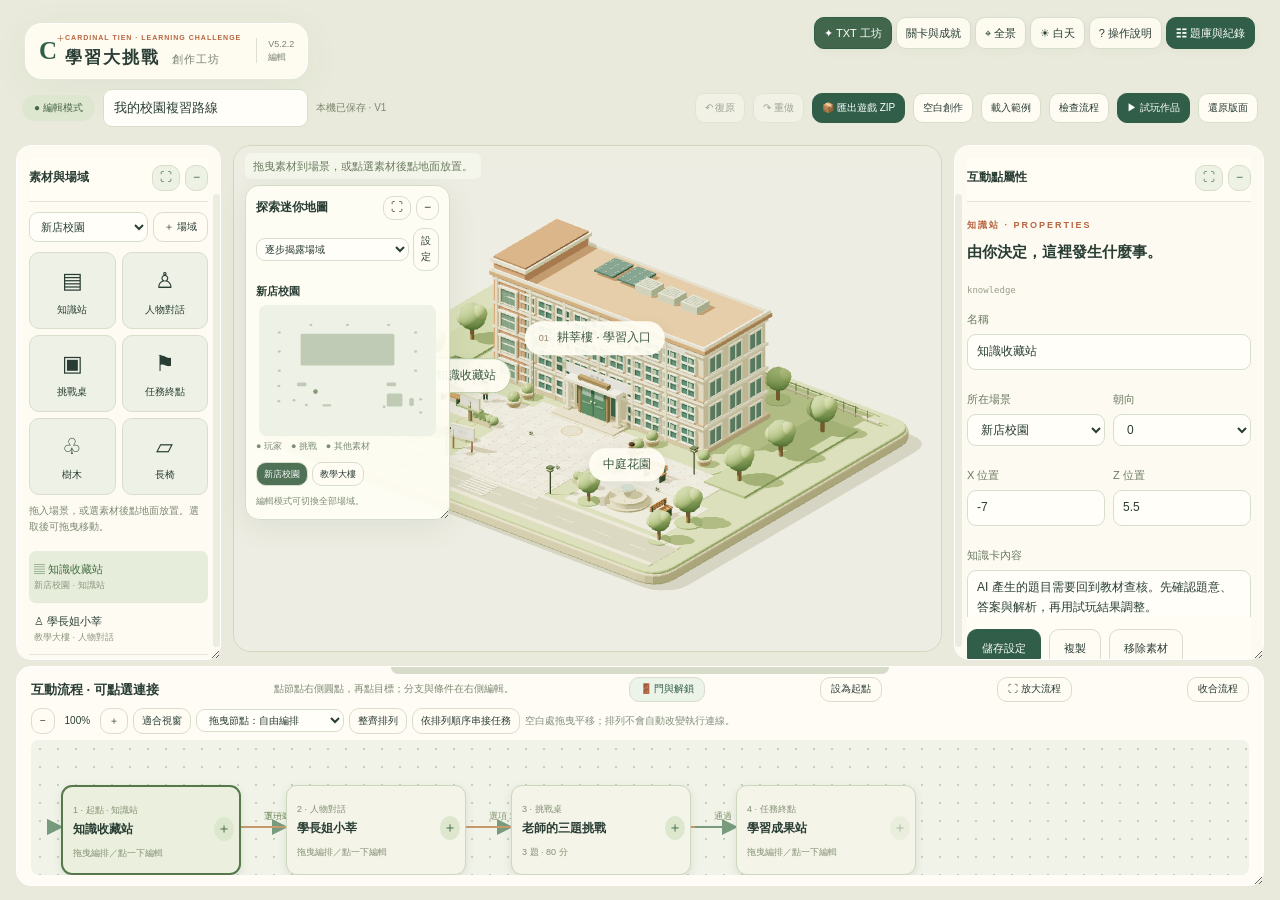
<file: index.html>
<!doctype html><html lang="zh-Hant"><head><meta charset="utf-8"><meta name="viewport" content="width=device-width,initial-scale=1"><meta name="theme-color" content="#e9eadb"><title>學習大挑戰 · 互動編輯器 V5.2.2</title><link rel="stylesheet" href="style.css?v=5.2.2"><script type="importmap">{"imports":{"three":"./vendor/three.module.js"}}</script><link rel="stylesheet" href="author.css?v=5.2.2"><link rel="stylesheet" href="workshop.css?v=5.2.2"><link rel="stylesheet" href="studio.css?v=5.2.2"><link rel="stylesheet" href="v522-fixes.css?v=5.2.2"></head><body>
<div id="world" aria-label="可探索的立體校園"></div><div id="loading"><div class="load-logo">C<span>+</span></div><p>正在打開你的校園…</p><small>建構場景、光影與學習空間</small></div>
<header class="brand glass"><span class="emblem">C<span>+</span></span><div><p class="eyebrow">CARDINAL TIEN · LEARNING CHALLENGE</p><h1>學習大挑戰<span>創作工坊</span></h1></div><span class="version">V5.2.2<br>編輯</span></header>
<div class="top-tools"><button id="openTxtTop" class="primary">✦ TXT 工坊</button><button id="openJourney">關卡與成就</button><button id="home" title="重設鏡頭">⌖ <span>全景</span></button><button id="day" title="切換白天與黃昏">☀ <span>白天</span></button><button id="help">? <span>操作說明</span></button><button id="togglePanel" class="dark">☷ <span>題庫與紀錄</span></button></div>
<div class="scene-title"><span id="placeCode">01 / XINDIAN CAMPUS</span><h2 id="placeTitle">在熟悉的校園，<br>發現新的自己。</h2><p id="placeNote">走進耕莘樓，開始今天的三題挑戰。</p></div>
<div id="labels" aria-hidden="true"></div>
<section class="mission glass"><div class="mission-top"><span class="eyebrow">TODAY’S QUEST</span><span class="dot"></span><small id="saveState">本機保存</small></div><h3 id="missionTitle">第一站 · 耕莘樓</h3><p id="missionText">移動到校舍前的入口光圈，進入學習空間。</p><div class="steps"><span id="step1" class="on">01 探索</span><i></i><span id="step2">02 練習</span><i></i><span id="step3">03 回饋</span></div><button id="navigate" class="primary wide">帶我到校舍入口 <span>↗</span></button><div id="indoorStops" class="row hidden" style="margin-top:8px"><button id="goSenior">前往學長姐</button><button id="goShelf">前往收藏櫃</button></div></section>
<div class="bottom-bar glass"><span id="worldStatus"><b class="green-dot"></b> 校園廣場</span><span class="desktop">點地面移動 · 拖曳旋轉 · 滾輪縮放</span><button id="back" class="hidden">← 返回校園</button><button id="focusPlayer" title="跟隨人物">◎ 跟隨</button></div>
<div class="scene-disclaimer">新店校區風格化示意 · 校舍外觀與室內非實測重建</div>
<div class="dpad" aria-label="方向控制"><button data-dir="up" aria-label="往前走">↑</button><div><button data-dir="left" aria-label="往左走">←</button><button data-dir="down" aria-label="往後走">↓</button><button data-dir="right" aria-label="往右走">→</button></div></div>
<div id="interaction" class="glass hidden"><div><span class="eyebrow" id="interactType">CAMPUS ENTRANCE</span><h3 id="interactTitle">耕莘樓</h3><p id="interactDesc">準備開始今天的學習？</p></div><button id="interact" class="primary">進入學習空間 →</button></div>
<aside id="panel" class="hidden"><div class="panel-head"><div><p class="eyebrow">YOUR LEARNING STUDIO</p><h2>讓知識，有自己的模樣。</h2></div><button id="closePanel" aria-label="關閉題庫工坊">×</button></div><div class="tabs"><button data-tab="bank" class="active">我的題庫</button><button data-tab="import">匯入資料</button><button data-tab="records">學習紀錄</button></div>
<div class="panel-content"><section data-page="bank"><div class="bank-summary"><span><strong id="qCount">3</strong> 道收藏題目</span><small id="revision">VERSION 1</small></div><div class="note">題庫與試玩共用資料。TXT 工坊可指定各關題庫範圍、題數與成就；不足時會提醒補齊。</div><div class="row"><button id="addQuestion" class="primary">＋ 新增題目</button><button id="exportBank">匯出題庫 JSON</button></div><div id="questions"></div><div class="settings"><h3>挑戰設定</h3><label class="check"><input type="checkbox" id="allowHints" checked> 開放學長姐提示</label><label>通關分數<select id="passing"><option>60</option><option selected>80</option><option>100</option></select></label><label>出題難度<select id="level"><option value="0">全部題目</option><option value="1">1 · 概念辨識</option><option value="2">2 · 情境應用</option><option value="3">3 · 綜合判斷</option></select></label><small>每個挑戰點的題數、難度與門檻請在場景屬性設定。</small></div><button id="exportAll" class="wide">下載題庫與答題紀錄</button><label class="upload" for="restoreFile">還原題庫與答題紀錄<small>題庫與答題專用；場景與流程請用左側完整作品 JSON</small><input type="file" id="restoreFile" accept=".json"></label></section>
<section data-page="import" class="hidden"><h3>帶上你自己的教材。</h3><p class="muted">匯入題庫文字、JSON、DOCX 或文字型 PDF，先預覽確認，再加入或替換。</p><label class="upload" for="importFile"><span>↥</span>選擇檔案<small>TXT · JSON · DOCX · 文字型 PDF ／ 最大 15 MB</small><input type="file" id="importFile" accept=".txt,.json,.docx,.pdf"></label><label>貼上題庫或擷取文字<textarea id="rawText" placeholder="題目：…&#10;A. …&#10;B. …&#10;C. …&#10;D. …&#10;答案：B&#10;解析：…&#10;提示：…&#10;難度：1&#10;來源：教材第幾頁"></textarea></label><div class="row"><button id="parse" class="primary">解析並預覽</button><button id="fillSample">格式範例</button><button id="copyPrompt">AI 命題指令</button></div><p id="importMessage" role="status"></p><div class="note">只擷取文字，不會自動理解任意講義。可把教材與命題指令貼到 Gemini／ChatGPT，查核結果後再匯入。本版未連 AI API；中文 [題目] TXT 可直接讀取。掃描 PDF 需先 OCR。</div><div id="importPreview"></div><div id="importActions" class="hidden"><label>加入方式<select id="importMode"><option value="append">保留原題並加入</option><option value="replace">替換目前題庫（保留歷程）</option></select></label><button id="applyImport" class="primary wide">確認匯入</button></div></section>
<section data-page="records" class="hidden"><h3>每一次練習，都有留下。</h3><p class="muted">顯示目前作品的逐題結果、來源與提示使用。歷史回合保留當時題目版本；其他作品歷程仍在完整備份中。</p><button id="exportCSV">下載逐題紀錄 CSV</button><div id="records"></div><div class="note">紀錄只存本機瀏覽器，尚未連接 Google 試算表；請定期下載完整備份。</div></section></div></aside>
<dialog id="welcome"><button class="dialog-close" id="closeHelp" aria-label="關閉操作說明">×</button><span class="eyebrow">WELCOME TO YOUR CAMPUS</span><h2>把複習，變成一場探索。</h2><p>這是一段立體校園試玩：走進一棟校舍、向學長姐求助，再完成自己的三題挑戰。</p><div class="help-grid"><div><b>01　移動</b><p>點選地面，人物會繞開校舍與障礙物。也可用方向鍵或 WASD。</p></div><div><b>02　探索</b><p>走近入口或互動點，按畫面按鈕或 E 鍵開始互動。</p></div><div><b>03　創作</b><p>打開「題庫工坊」，匯入或修改題目，再回場景試玩。</p></div><div><b>04　看見成果</b><p>逐題查看解析，完成後取得成績與學習紀錄。</p></div></div><p class="muted small">滑鼠拖曳可旋轉，滾輪縮放。範例題為 AI 學習素養示範，非正式護理評量。校舍為風格化示意，尚未加入現況照片。</p><button id="begin" class="primary wide">開始探索校園 →</button></dialog>
<dialog id="quizDialog"><div id="quizContent"></div></dialog>
<dialog id="questionDialog"><button id="cancelQuestion" class="dialog-close" aria-label="取消編輯">×</button><span class="eyebrow">QUESTION WORKSHOP</span><h2>編輯一份好問題。</h2><form id="questionForm"><label>題庫分類<input id="editBank" maxlength="100" value="未分類"></label><label>題目<textarea id="editText" required></textarea></label><div id="editOptions" class="options-grid"></div><div class="options-grid"><label>正確答案<select id="editAnswer"><option>A</option><option>B</option><option>C</option><option>D</option></select></label><label>難度<select id="editDifficulty"><option value="1">1 · 概念辨識</option><option value="2">2 · 情境應用</option><option value="3">3 · 綜合判斷</option></select></label></div><label>答案解析<textarea id="editExplanation" required></textarea></label><label>學長姐提示<input id="editHint"></label><label>教材來源／頁碼<input id="editSource"></label><p id="editError" role="status" class="error"></p><button class="primary wide" type="submit">儲存題目</button></form></dialog>
<div id="toast" role="status" class="hidden"></div>
<script type="module" src="ui.js?v=5.2.2"></script></body></html>
</file>
<file: style.css>
@import url('data:text/css,');
:root{--ink:#293d34;--green:#315e48;--sage:#a8b896;--paper:#fffcf4;--line:#dce0d0;--muted:#788272;--orange:#b86541}*{box-sizing:border-box}body{margin:0;background:#e9eadb;color:var(--ink);font:14px/1.65 'Segoe UI','Microsoft JhengHei',sans-serif;overflow:hidden}button,input,select,textarea{font:inherit}button{border:1px solid #d8ddcc;background:var(--paper);color:var(--ink);padding:9px 14px;border-radius:10px;cursor:pointer;transition:background .18s,transform .18s}button:hover{background:#e9efdf;transform:translateY(-1px)}button:disabled{opacity:.4;cursor:default;transform:none}button:focus-visible{outline:3px solid #d99858;outline-offset:3px}.primary,.dark{background:var(--green);color:#fff;border-color:var(--green)}.primary:hover,.dark:hover{background:#244633}.wide{width:100%;display:flex;justify-content:space-between;align-items:center}.hidden{display:none!important}.glass{background:#fffcf2ed;border:1px solid #ffffffb0;box-shadow:0 8px 40px #3046300d;backdrop-filter:blur(16px)}#world{position:fixed;inset:0}#world canvas{width:100%;height:100%;display:block;touch-action:none}header.brand{position:absolute;top:23px;left:25px;display:flex;align-items:center;gap:13px;padding:15px 19px;border-radius:17px}.emblem{font:700 41px Georgia,serif;color:var(--green);position:relative;line-height:1}.emblem span{font:24px Georgia;position:absolute;right:-7px;top:-7px;color:var(--orange)}h1{font-size:22px;line-height:1.3;letter-spacing:2px;margin:3px 0 0}h1>span{font-size:11px;font-weight:400;letter-spacing:1px;margin-left:12px;color:var(--muted)}h2{font-size:27px;line-height:1.5;margin:12px 0 18px;letter-spacing:.5px}h3{font-size:18px;margin:10px 0}p{margin:8px 0 15px}.eyebrow{font:600 9px/1.5 'Segoe UI',sans-serif;letter-spacing:2px;color:var(--orange);margin:0}.version{font-size:9px;line-height:1.4;color:var(--muted);border-left:1px solid var(--line);padding-left:11px;margin-left:7px}.top-tools{position:absolute;right:25px;top:27px;display:flex;gap:7px}.top-tools button{box-shadow:0 3px 12px #243d2b08;background:#fffcf1ed}.top-tools button.dark{background:var(--green)}.scene-title{position:absolute;left:32px;top:145px;pointer-events:none}.scene-title>span{font:600 10px/1.5 monospace;letter-spacing:2px;color:#849077}.scene-title h2{font-size:30px;line-height:1.5;margin:12px 0 10px;font-weight:500;letter-spacing:3px;text-shadow:0 2px 15px #f9faeb}.scene-title p{color:#6c7e66;font-size:12px}.mission{position:absolute;bottom:105px;left:26px;width:270px;padding:19px;border-radius:16px}.mission-top{display:flex;align-items:center;gap:5px}.mission-top .eyebrow{flex:1}.mission-top small{font-size:10px;color:var(--muted)}.dot,.green-dot{width:5px;height:5px;border-radius:50%;background:#78986b;display:inline-block}.mission h3{font-size:17px;letter-spacing:1px}.mission p{font-size:12px;color:#7e8777;margin-bottom:16px}.steps{display:flex;align-items:center;gap:5px;margin-bottom:17px;font-size:10px;color:#a3ab99}.steps i{height:1px;background:var(--line);flex:1}.steps .on{color:var(--green);font-weight:700}.bottom-bar{position:absolute;bottom:27px;left:50%;transform:translateX(-50%);border-radius:50px;padding:6px 9px 6px 18px;display:flex;align-items:center;gap:17px;white-space:nowrap;font-size:11px}.bottom-bar .desktop{color:var(--muted)}.bottom-bar button{border:0;border-radius:40px;padding:6px 12px;background:#e9eddd;font-size:11px}.scene-disclaimer{position:absolute;bottom:7px;left:27px;color:#76836e;font-size:9px}.label{position:absolute;transform:translate(-50%,-100%);pointer-events:none;white-space:nowrap;background:#fffdf4ee;padding:7px 14px;border-radius:30px;font-size:12px;box-shadow:0 4px 15px #36543c15;color:#3c5842;transition:opacity .3s}.label small{font-size:9px;color:#9b8361;margin-right:5px}.label .status{width:5px;height:5px;border-radius:50%;background:#c99459;display:inline-block;margin-right:6px}#interaction{position:absolute;bottom:100px;left:50%;transform:translateX(-30%);display:flex;align-items:center;gap:25px;padding:16px 22px;border-radius:16px;max-width:600px}#interaction h3{margin:3px 0}#interaction p{font-size:12px;color:var(--muted);margin:0}#interaction button{white-space:nowrap}.dpad{position:absolute;bottom:109px;right:26px;display:flex;flex-direction:column;align-items:center;gap:4px}.dpad div{display:flex;gap:4px}.dpad button{width:37px;height:35px;padding:0;background:#fffcf2b0;color:#667c5f;border-color:#ffffff70}.dpad>button{margin-bottom:0}#panel{position:absolute;right:15px;top:88px;bottom:88px;width:405px;border:1px solid #fff;border-radius:19px;background:#fffcf6f7;backdrop-filter:blur(22px);box-shadow:0 15px 75px #203e2c26;display:flex;flex-direction:column;z-index:5}.panel-head{display:flex;align-items:flex-start;justify-content:space-between;padding:23px 23px 12px}.panel-head h2{font-size:20px;margin:7px 0}.panel-head button{border:0;font-size:23px;line-height:1;padding:0;background:transparent}.tabs{display:flex;border-bottom:1px solid var(--line);margin:0 23px}.tabs button{flex:1;border:0;border-radius:0;padding:10px 0;background:transparent;color:var(--muted);font-size:12px}.tabs button.active{color:var(--green);border-bottom:2px solid var(--green);font-weight:700}.panel-content{padding:21px 23px;overflow-y:auto;flex:1;scrollbar-width:thin}.bank-summary{display:flex;justify-content:space-between;align-items:center;margin:0 0 16px}.bank-summary strong{font:32px Georgia,serif}.bank-summary small{font:9px monospace;color:#9c927c}.note{padding:12px 14px;border-radius:10px;background:#eff1e5;font-size:11px;color:#7a836e;margin:14px 0;line-height:1.8}.row{display:flex;gap:8px;flex-wrap:wrap;align-items:center}.row button{font-size:12px}.question-card{padding:17px 0;border-bottom:1px solid var(--line)}.question-card .number{font:italic 16px Georgia,serif;color:var(--orange);margin-right:8px}.question-card b{font-size:13px;font-weight:600}.question-card p{font-size:11px;color:var(--muted);margin:8px 0}.question-card button{padding:3px 9px;border:0;background:#eff0e6;font-size:10px}.tag{font-size:9px;background:#e8eddd;border-radius:12px;padding:2px 7px;display:inline-block;color:#718263}.settings{padding:15px 0}.settings h3{font-size:15px}.settings small{font-size:10px;color:var(--muted);display:block;margin:12px 0}label{display:block;font-size:12px;color:#6b7962;margin:12px 0}input:not([type=checkbox]),textarea,select{display:block;width:100%;padding:10px 12px;border:1px solid #d8decc;border-radius:9px;background:#fffef9;color:var(--ink);margin-top:6px;outline:none}input:focus,textarea:focus,select:focus{border-color:#7f9c74}textarea{min-height:135px;resize:vertical}.check{display:flex;gap:8px;align-items:center}input[type=checkbox]{accent-color:var(--green)}.muted{color:var(--muted)}.small{font-size:11px}.upload{display:flex;flex-direction:column;align-items:center;border:1px dashed #becab0;border-radius:13px;padding:19px;cursor:pointer;background:#f5f6ed;color:var(--green)}.upload>span{font-size:25px}.upload small{font-size:10px;color:var(--muted);margin-top:3px}.upload input{width:100%;font-size:10px;margin-top:10px}.error{color:#ad593f}#importMessage{font-size:12px;color:var(--orange)}.record{padding:16px 0;border-bottom:1px solid var(--line)}.record strong{font:30px Georgia}.record summary{cursor:pointer;color:var(--green);font-size:11px}.record p{font-size:11px}.record small{color:var(--muted)}dialog{border:1px solid #fff6;border-radius:23px;padding:34px;background:var(--paper);color:var(--ink);width:min(650px,94vw);max-height:90vh;box-shadow:0 20px 100px #29493433;overflow:auto}dialog::backdrop{background:#213f344d;backdrop-filter:blur(6px)}.dialog-close{position:absolute;right:20px;top:16px;font-size:23px;line-height:1;border:0;padding:4px;background:transparent}#welcome h2{font-size:30px;margin-top:14px}#welcome>p{color:#76806e;font-size:13px}.help-grid{display:grid;grid-template-columns:1fr 1fr;gap:13px;margin:24px 0}.help-grid div{padding:14px;border-radius:12px;background:#eff1e5}.help-grid b{font-size:13px}.help-grid p{font-size:11px;color:var(--muted);margin-bottom:0}.options-grid{display:grid;grid-template-columns:1fr 1fr;gap:12px}#questionDialog h2{font-size:24px}#questionDialog textarea{min-height:78px}.quiz-top{display:flex;align-items:center;justify-content:space-between}.quiz-top button{padding:4px 9px;font-size:11px}.quiz-progress{display:flex;gap:6px;margin:17px 0 25px}.quiz-progress span{height:3px;background:#e3e7d8;flex:1;border-radius:3px}.quiz-progress span.on{background:#83a374}#quizContent h2{font-size:23px}.answer{display:flex;align-items:center;gap:14px;width:100%;text-align:left;margin:10px 0;padding:14px 16px;background:#fffef9;border-color:#dfe3d4}.answer .letter{display:flex;align-items:center;justify-content:center;flex-shrink:0;width:29px;height:29px;background:#eff1e7;border-radius:7px;font-size:12px}.answer.selected{border-color:var(--green);background:#e9efdf}.answer.is-correct{border-color:#739764;background:#e6efdf}.answer.is-wrong{border-color:#c49072;background:#f9eee4}.feedback{padding:15px 17px;border-radius:12px;background:#eaf0df;margin:17px 0;font-size:13px}.feedback small{display:block;margin-top:9px;color:var(--muted)}.hint-box{padding:12px;border-left:2px solid #c08b53;background:#f4f0df;font-size:12px;margin:12px 0}.score{font:86px/1.15 Georgia,serif;color:var(--green);text-align:center;margin:22px 0 10px}.score small{font:16px 'Segoe UI';margin-left:8px}.result-title{text-align:center}.result-meta{display:flex;justify-content:center;gap:20px;color:var(--muted);font-size:12px;margin-bottom:20px}#toast{position:fixed;bottom:30px;left:50%;transform:translateX(-50%);background:#294b3f;color:white;border-radius:12px;padding:12px 22px;max-width:90vw;box-shadow:0 8px 40px #243f2d33;z-index:30;font-size:13px}#loading{position:fixed;inset:0;background:#e9eadb;display:flex;flex-direction:column;align-items:center;justify-content:center;z-index:50;transition:opacity .5s}.load-logo{font:80px Georgia;color:var(--green)}.load-logo span{font-size:40px;color:var(--orange)}#loading small{color:var(--muted);font-size:11px}#loading p{letter-spacing:3px}body.panel-open .top-tools{right:25px}body.panel-open .label{opacity:0}.webgl-error{max-width:500px;padding:30px;background:var(--paper);border-radius:20px}a{color:var(--green)}@media(min-width:1500px){.scene-title{top:160px}.mission{bottom:125px}}@media(max-width:1000px){header.brand{left:15px;top:15px;padding:12px}.eyebrow{letter-spacing:1px}h1{font-size:19px}h1>span{display:none}.top-tools{top:20px;right:15px}.top-tools button{padding:8px 10px}.scene-title{left:23px;top:120px}.scene-title h2{font-size:24px}.scene-title p{max-width:160px}.mission{left:15px;bottom:100px;width:235px;padding:15px}.bottom-bar .desktop{display:none}#interaction{left:50%;transform:translateX(-10%);max-width:460px;gap:15px}.scene-disclaimer{font-size:8px;left:15px}}@media(max-width:650px){header.brand{gap:9px;top:12px;left:12px;padding:11px 13px}.brand .eyebrow{font-size:7px}.emblem{font-size:32px}.emblem span{font-size:18px}h1{font-size:17px}.version{display:none}.top-tools{top:92px;left:12px;right:auto;gap:5px}.top-tools button{padding:7px 11px;font-size:12px}.scene-title{top:148px;left:17px}.scene-title h2{font-size:22px;line-height:1.4;margin-top:8px}.scene-title p{display:none}.scene-title>span{font-size:8px}.mission{bottom:87px;width:206px;padding:13px}.mission h3{font-size:14px}.mission p{font-size:10px;margin-bottom:9px}.mission .steps{font-size:8px;margin-bottom:10px}.mission .primary{font-size:11px;padding:7px 9px}.mission-top small{font-size:8px}.mission-top .eyebrow{font-size:8px}.bottom-bar{bottom:25px;gap:10px;padding:5px 7px 5px 12px}.bottom-bar button{font-size:10px;padding:5px 8px}.scene-disclaimer{bottom:5px;font-size:7px}.dpad{bottom:95px;right:15px}#interaction{bottom:275px;left:12px;right:12px;transform:none;max-width:none;padding:13px 15px;gap:10px;justify-content:space-between}#interaction h3{font-size:14px}#interaction p{font-size:10px}#interaction .eyebrow{font-size:8px}#interaction button{font-size:11px;padding:9px}#panel{left:8px;right:8px;top:145px;bottom:15px;width:auto}.panel-head{padding:17px}.panel-head h2{font-size:18px}.tabs{margin:0 17px}.panel-content{padding:15px 17px}.help-grid{gap:8px}.help-grid div{padding:10px}dialog{padding:25px 21px}#welcome h2{font-size:23px}.options-grid{gap:8px}.label{font-size:10px;padding:5px 10px}.scene-title{pointer-events:none}body.panel-open .mission,body.panel-open .scene-title,body.panel-open .dpad{visibility:hidden}}

@media(max-width:650px) and (max-height:650px){.scene-title{top:145px}.scene-title h2{display:none}.mission{width:182px;bottom:87px;padding:11px}.mission-top .eyebrow{font-size:7px}.mission h3{font-size:12px;margin:5px 0 8px}.mission p,.mission .steps{display:none}.mission .primary{font-size:10px}.mission #indoorStops{gap:4px}.mission #indoorStops button{padding:4px;font-size:9px}#interaction{bottom:235px;padding:10px}.dpad{right:10px;bottom:96px}.dpad button{width:30px;height:30px}.scene-disclaimer{max-width:92vw;line-height:1.1}}
/* V5.1: compact top chrome, draggable window headers and advanced backups. */
/* V5.2.2: gameplay mission panel can be repositioned by its header. */
.mission .mission-top,.mission h3{cursor:move;touch-action:none;user-select:none}
.brand{padding:9px 13px!important;gap:8px!important}
.brand .emblem{font-size:25px!important;line-height:1!important}
.brand .emblem span{font-size:13px!important}
.brand h1{font-size:17px!important}
.brand .eyebrow{font-size:7px!important;letter-spacing:1px!important}
.top-tools{gap:4px!important;top:17px!important}
.top-tools button{padding:6px 9px!important;font-size:11px!important}
dialog h2,dialog .eyebrow,#interaction h3,#panel .panel-head{cursor:grab;touch-action:none}
.advanced-backup{margin:12px 0;padding:10px;border:1px solid #c5d2bf;border-radius:10px;background:#eff3e9}
.advanced-backup summary{cursor:pointer;font-weight:650;color:#365e48;font-size:12px}
.advanced-backup p{font-size:11px;color:#687764}
.advanced-backup button{margin-top:7px}
</file>
<file: author.css>
body.editing #world{left:215px;right:380px;top:127px;bottom:220px;border:1px solid #d0d8c2;border-radius:18px;overflow:hidden;background:#e9eadb}body.editing .mission,body.editing .scene-title,body.editing .bottom-bar,body.editing .dpad,body.editing .scene-disclaimer{display:none}body.editing #interaction{display:none!important}.author-bar{position:absolute;top:89px;left:22px;right:22px;height:39px;display:flex;align-items:center;gap:8px}.author-bar input{width:240px;font-size:13px;padding:7px 10px;margin:0}.author-bar small{color:#7c886f;font-size:10px}.author-bar .spacer{flex:1}.author-bar button{font-size:11px;padding:7px 11px}.mode-chip{font-size:10px;border-radius:20px;padding:5px 12px;background:#dde7d0;color:#486747;white-space:nowrap}.author-left,.author-inspector{position:absolute;top:140px;bottom:220px;background:#fffdf4ed;border:1px solid #fff;border-radius:15px;overflow:auto;padding:17px;scrollbar-width:thin}.author-left{left:20px;width:180px}.author-inspector{right:20px;width:345px;padding:20px}.author-left h3,.author-inspector h3{font-size:15px;margin:5px 0 12px}.palette{display:grid;grid-template-columns:1fr 1fr;gap:6px}.palette button{font-size:10px;padding:10px 3px;background:#eef1e5;display:flex;flex-direction:column;align-items:center;gap:2px}.palette button.active{border:2px solid #4e7551;background:#e0ead4}.palette b{font-size:22px;font-weight:400}.author-left p{font-size:10px;color:#7d8874}.entity-list{margin-top:15px}.entity-list button{display:block;width:100%;text-align:left;border:0;border-bottom:1px solid #e4e8d9;border-radius:0;font-size:11px;padding:9px 5px;background:transparent}.entity-list button.active{background:#e6edda;border-radius:7px;color:#436c43}.entity-list small{font-size:9px;display:block;color:#8d957e}.author-inspector label{font-size:11px;margin:10px 0}.author-inspector input,.author-inspector textarea,.author-inspector select{font-size:12px;padding:7px 9px}.author-inspector textarea{min-height:85px}.author-inspector .pair{display:grid;grid-template-columns:1fr 1fr;gap:8px}.author-inspector .triple{display:grid;grid-template-columns:1fr 1fr 1fr;gap:7px}.inspector-actions{display:flex;gap:8px;position:sticky;bottom:-20px;background:#fffdf4;padding:12px 0 0;margin-top:15px}.inspector-actions button{font-size:11px}.choice-editor{border:1px solid #dce4cf;border-radius:10px;padding:10px;margin:10px 0;background:#f5f6ed}.choice-editor .row{justify-content:space-between}.choice-editor button{padding:2px 8px;font-size:10px}.requirement-list{max-height:130px;overflow:auto;background:#f0f3e7;padding:8px;border-radius:8px}.requirement-list label{display:flex;align-items:center;gap:7px;margin:4px}.author-flow{position:absolute;bottom:19px;left:20px;right:20px;height:185px;border:1px solid white;border-radius:15px;background:#fffdf4f0;overflow:hidden;padding:13px 18px}.flow-heading{display:flex;align-items:center;justify-content:space-between;gap:8px}.flow-heading h3{font-size:13px;margin:0}.flow-heading small{font-size:10px;color:#7e8974}.flow-heading button{font-size:10px;padding:3px 10px}.flow-scroll{overflow:auto;margin-top:8px;height:128px;position:relative;scrollbar-width:thin}.flow-track{position:relative;min-height:120px}.flow-track svg{position:absolute;top:0;left:0;pointer-events:none}.flow-node{position:absolute;top:14px;width:174px;height:88px;background:#f4f4e9;border:1px solid #cdd7bd;border-radius:11px;padding:10px;cursor:pointer;overflow:hidden}.flow-node.active{border:2px solid #57784b;background:#eaf0dd}.flow-node b{display:block;font-size:12px;white-space:nowrap;overflow:hidden;text-overflow:ellipsis}.flow-node small{font-size:9px;color:#859075}.flow-node .node-port{position:absolute;right:5px;top:30px;width:20px;height:24px;padding:0;border:0;background:#dce7cd;border-radius:50%;color:#416644}.flow-node .node-port:hover{background:#9db788}.author-placeholder{font-size:12px;line-height:1.9;color:#7e8874}.editor-only{}.play-only.hidden{}.author-checks{margin-top:10px;font-size:11px}.author-checks .error{background:#f8eee1;padding:8px;border-radius:7px}.author-checks .warn{background:#f2f1da;padding:8px;border-radius:7px}.play-task-list{max-height:130px;overflow:auto}.play-task-list button{display:block;width:100%;padding:5px;text-align:left;font-size:10px;border:0;border-bottom:1px solid #e4e8d8;background:transparent;border-radius:0}.play-task-list .current{color:#375f42;font-weight:700}.author-play-buttons{position:absolute;top:94px;right:25px;display:flex;gap:8px;z-index:3}.author-play-buttons button{font-size:12px}.note-pad{min-height:180px!important}.history-entry{padding:10px 0;border-bottom:1px solid #dde3d1;font-size:11px}.author-inspector .node-id{font:9px monospace;color:#9a9f8c}.unsaved{color:#b17d43!important}.author-prompt{min-height:260px}.status-line{position:absolute;left:230px;top:140px;font-size:11px;color:#6c7d60;pointer-events:none;z-index:2}.builder-banner{background:#edf0df;border-radius:10px;padding:12px;font-size:12px;line-height:1.9}.editor-scene-tabs{display:flex;gap:5px;margin:10px 0}.editor-scene-tabs button{font-size:10px;padding:6px 10px}.editor-scene-tabs .active{background:#43664a;color:white}.author-file{font-size:10px;margin-top:8px}.author-file input{font-size:10px}.requirement-list input{width:auto}.flow-link-label{font-size:9px;fill:#80946a}.author-left .wide{font-size:10px;padding:7px;margin-top:7px}@media(max-width:1050px){body.editing #world{left:180px;right:315px}.author-left{width:150px;padding:12px}.author-inspector{width:285px;padding:15px}.author-bar input{width:190px}.author-bar small{display:none}.status-line{left:190px}.author-bar{gap:5px}}@media(max-width:750px){body.editing{overflow:auto;min-height:100vh}body.editing #world{left:10px;right:10px;top:205px;bottom:auto;height:340px;position:absolute}.author-bar{top:139px;left:12px;right:12px;height:auto;flex-wrap:wrap}.author-bar input{width:calc(100% - 100px)}.author-bar .spacer{display:none}.author-bar button{font-size:10px}.author-left{left:10px;right:10px;top:555px;bottom:auto;width:auto;max-height:none;position:absolute}.palette{grid-template-columns:repeat(6,1fr)}.palette button{padding:5px;font-size:9px}.palette b{font-size:19px}.entity-list{display:flex;overflow:auto;gap:5px;margin-top:8px}.entity-list button{flex:0 0 125px}.author-inspector{left:10px;right:10px;top:850px;bottom:auto;width:auto;max-height:none;position:absolute;padding:18px}.author-flow{position:absolute;top:660px;bottom:auto;left:10px;right:10px;height:180px}.author-left .author-file,.author-left .wide,.author-left>p,.author-left>h3{display:none}.author-left .editor-scene-tabs{margin:0 0 8px}.status-line{left:20px;top:218px;max-width:85vw;font-size:10px}.author-play-buttons{top:141px;left:12px;right:auto}.author-play-buttons button{font-size:10px;padding:6px 10px}.mission{max-height:calc(100vh - 300px);overflow:auto}#studioDialog{width:95vw}}

body.editing .label[data-author-entity]{pointer-events:auto;cursor:grab;border:1px solid #b6c8a2}body.editing .label[data-author-entity]:active{cursor:grabbing}
</file>
<file: workshop.css>
#txtDialog{width:min(1120px,95vw);max-width:1120px;max-height:90vh;padding:28px 32px;border:1px solid #d5dccb;border-radius:24px;background:#f8f7ef;color:#304c40;box-shadow:0 28px 100px #203c3850;overflow:auto}#txtDialog::backdrop{background:#203b386b;backdrop-filter:blur(5px)}.txt-heading{display:flex;justify-content:space-between;align-items:flex-start;gap:20px}.txt-heading h2{font-size:27px;margin:6px 0 12px}.txt-heading>button{font-size:24px}.txt-tabs{display:flex;gap:8px;padding:12px 0 20px;border-bottom:1px solid #dde2d6;margin-bottom:22px;flex-wrap:wrap}.txt-tabs .active{background:#365d49;color:white}.txt-two{display:grid;grid-template-columns:1fr 1fr;gap:30px}.txt-source{min-height:260px;max-height:440px;font:13px/1.8 Consolas,'Microsoft JhengHei',monospace;resize:vertical;white-space:pre-wrap}.txt-form-grid{display:grid;grid-template-columns:1fr 1fr;gap:10px 20px}.txt-empty{padding:32px 20px;background:#eeeee2;border:1px dashed #bac7ad;border-radius:16px;line-height:1.9}.example-list{display:grid;gap:7px;margin-bottom:16px}.example-list>div{display:flex;align-items:center;gap:8px}.example-list button{flex:1;text-align:left;font-size:12px}.example-list a{white-space:nowrap;color:#416b54;font-size:12px}.txt-preview{padding:18px;border:1px solid #d5ddce;border-radius:16px;background:white}.txt-preview li{margin:10px 0}.txt-preview details{border-top:1px solid #e1e5db;padding:9px 0}.txt-warning{background:#f4e9cf;color:#785d2e;padding:12px;border-radius:10px;font-size:12px;line-height:1.8}.txt-status{color:#3d6850;white-space:pre-wrap;line-height:1.7;font-size:13px}.txt-footer{position:sticky;bottom:-28px;background:#f8f7eff5;border-top:1px solid #d5ddce;padding:18px 0 8px;display:flex;gap:10px;flex-wrap:wrap;margin-top:22px}#txtDialog fieldset{border:1px solid #d8dfce;border-radius:14px;margin:16px 0;padding:16px;background:#fffdf5}#txtDialog legend{font-weight:700;padding:0 8px}#txtDialog label{display:block;margin:10px 0}#txtDialog .check{display:flex}#txtDialog input:not([type=checkbox]):not([type=file]),#txtDialog select,#txtDialog textarea{box-sizing:border-box;width:100%}#txtDialog h3{margin:10px 0 16px}.stage-cards{display:grid;grid-template-columns:repeat(3,1fr);gap:14px;margin:24px 0}.stage-card{padding:20px;border-radius:18px;background:#e7edde;border:1px solid #c6d2bb}.stage-card.locked{background:#eeece4;border-style:dashed;color:#7c8378}.stage-card h3{margin:12px 0}.achievement-grid{display:grid;grid-template-columns:repeat(3,1fr);gap:12px}.achievement{padding:16px;border:1px solid #d7ddce;border-radius:13px;background:#eeeee8;color:#767e72}.achievement.earned{background:#f6e6b9;border-color:#d8b76b;color:#71562d}.achievement p{font-size:12px}.author-left #txtWorkshop{margin-top:12px}.author-left{overflow:auto}.label.txt-locked{filter:grayscale(1);opacity:.55}body[data-theme="海洋藍"] .primary{background:#376879}body[data-theme="暖橘"] .primary{background:#a76742}body[data-theme="海洋藍"] #txtDialog .stage-card:not(.locked){background:#dfebed}body[data-theme="暖橘"] #txtDialog .stage-card:not(.locked){background:#f2e5d6}@media(max-width:800px){#txtDialog{padding:20px;width:96vw}.txt-two,.stage-cards,.achievement-grid{grid-template-columns:1fr}.txt-form-grid{grid-template-columns:1fr}.txt-footer{bottom:-20px}.author-play-buttons{max-width:95vw;flex-wrap:wrap}}

@media(max-width:750px){.top-tools{display:flex;flex-wrap:wrap;max-width:calc(100vw - 24px);top:82px;gap:4px}.top-tools button{padding:6px 8px;font-size:11px}.author-bar{top:169px}body.editing #world{top:260px}.author-left{top:610px}.author-inspector{top:1170px}.author-flow{top:1960px}.status-line{display:none}body.editing{min-height:2200px}.author-play-buttons{top:166px;left:12px;right:12px;gap:4px}.author-play-buttons button{font-size:10px;padding:5px 7px}.scene-title{top:230px}.mission{bottom:87px}}
</file>
<file: studio.css>
:root{--studio-left:205px;--studio-right:310px;--studio-flow:220px}.author-left,.author-inspector,.author-flow{box-sizing:border-box;resize:both;min-width:165px;max-width:40vw;min-height:95px;overflow:auto}.author-left,.author-inspector{top:145px;bottom:auto;height:calc(100vh - 165px - var(--studio-flow));max-height:calc(100vh - 165px - var(--studio-flow));padding:12px}.author-left{left:16px}.author-inspector{right:16px}.author-left>h3{display:none}.panel-grip{display:flex;align-items:center;justify-content:space-between;position:sticky;top:-12px;background:#fffdf4f2;padding:7px 0 10px;z-index:5;font-size:12px;border-bottom:1px solid #e0e5d5;margin-bottom:10px}.panel-grip button{padding:2px 7px}.panel-folded{min-width:44px!important;max-width:44px!important;min-height:44px!important;height:44px!important;padding:6px!important;resize:none!important;overflow:hidden}.panel-folded>:not(.panel-grip){display:none}.panel-folded .panel-grip{margin:0;padding:0;border:0;position:static}.panel-folded .panel-grip b{display:none}.author-flow{left:16px;right:auto;bottom:14px;top:auto;width:calc(100vw - 32px);max-width:calc(100vw - 32px);max-height:55vh;min-width:260px;min-height:130px;padding:10px 14px;display:flex;flex-direction:column;gap:6px;background:#fffdf6f5}.flow-heading{flex:none;min-height:23px}.flow-heading small{max-width:40%;overflow:hidden;white-space:nowrap;text-overflow:ellipsis}.flow-folded{height:44px!important;min-height:44px;resize:none;overflow:hidden}.flow-folded #flowTools,.flow-folded .flow-scroll{display:none}#flowTools{display:flex;align-items:center;gap:5px;flex-wrap:wrap;flex:none}#flowTools button,#flowTools select{font-size:10px;padding:4px 8px;margin:0;width:auto}#flowTools small{font-size:10px;color:#83917e}#flowZoomValue{font-size:10px;width:35px;text-align:center}.flow-scroll{flex:1;min-height:60px;height:auto;margin:0;cursor:grab;background-color:#f1f3e9;background-image:radial-gradient(#c6cfba 1px,transparent 1px);background-size:18px 18px;overflow:auto;touch-action:none;border-radius:8px}.flow-scroll:active{cursor:grabbing}.flow-track{position:relative;min-height:0}.flow-node{box-sizing:border-box;width:180px;height:90px;position:absolute;cursor:grab;user-select:none;touch-action:none;top:auto;box-shadow:0 3px 8px #345d4020}.flow-node:active{cursor:grabbing}#flowSurface{position:relative}#flowSurface svg{position:absolute;left:0;top:0;pointer-events:none}body.editing #world{left:calc(28px + var(--studio-left));right:calc(28px + var(--studio-right));top:145px;bottom:calc(28px + var(--studio-flow));height:auto;min-height:100px;position:absolute}.status-line{left:calc(40px + var(--studio-left));top:153px;max-width:calc(100vw - var(--studio-left) - var(--studio-right) - 90px);background:#f7f8efb0;padding:4px 8px;border-radius:6px}.author-bar{top:88px;height:auto;min-height:40px;flex-wrap:wrap}.author-bar input{width:205px}.author-bar button{font-size:10px;padding:6px 9px}.editor-scene-tabs{display:flex;align-items:center}.editor-scene-tabs select{width:100%;font-size:11px;padding:7px;margin:0}.editor-scene-tabs button{white-space:nowrap}.mini-map{position:absolute;top:185px;left:calc(40px + var(--studio-left));width:205px;min-width:155px;max-width:360px;max-height:55vh;min-height:100px;resize:both;overflow:auto;z-index:4;border:1px solid #d4ddca;border-radius:14px;background:#fffef4ef;padding:10px;box-shadow:0 7px 30px #385d3b17;box-sizing:border-box;scrollbar-width:thin}.mini-grip{display:flex;justify-content:space-between;align-items:center;font-size:12px;cursor:move;touch-action:none}.mini-grip button{padding:1px 7px}.mini-mode{display:flex;align-items:center;gap:4px;margin:8px 0}.mini-mode select{font-size:10px;padding:4px;margin:0;min-width:0}.mini-mode button{padding:4px;font-size:10px}.mini-current{font-size:11px}.mini-map svg{width:100%;max-height:170px;display:block}.mini-map small{font-size:9px;color:#7b8b76;line-height:1.6;display:block}.mini-areas{display:flex;gap:4px;flex-wrap:wrap;margin:8px 0}.mini-areas button{font-size:9px;padding:4px 7px}.mini-areas .current{background:#4f7155;color:white}.mini-map.mini-folded{width:160px;min-width:140px;height:42px;min-height:42px;resize:none;overflow:hidden}.mini-folded #miniBody{display:none}body:not(.editing) .mini-map{top:160px;left:auto;right:22px}#areaDialog{width:min(1000px,94vw);max-width:1000px}#areaDialog h2{font-size:25px}.area-heading{display:flex;justify-content:space-between;align-items:flex-start}.area-heading>button{font-size:22px}.area-visibility{display:grid;grid-template-columns:1fr 1fr;gap:16px}.area-cards{display:grid;grid-template-columns:repeat(3,1fr);gap:12px;margin-top:18px}.area-cards fieldset{border:1px solid #d4dec9;border-radius:12px;padding:13px;min-width:0}.area-cards legend{font-weight:bold;font-size:13px;padding:0 5px}.area-cards label{font-size:11px}.area-cards input,.area-cards select{font-size:12px;padding:7px}.area-cards button{font-size:10px;padding:5px 8px}@media(max-width:1000px){.area-cards{grid-template-columns:1fr 1fr}.author-bar input{width:150px}.author-bar .mode-chip{display:none}.author-bar{gap:3px}.flow-heading small,#flowTools small{display:none}}@media(max-width:750px){body.editing{min-height:100vh;overflow:hidden}body.editing #world{top:235px;left:8px;right:8px;bottom:calc(var(--studio-flow) + 20px);height:auto}.author-bar{top:155px;left:10px;right:10px;min-height:60px;gap:4px}.author-bar input{width:145px}.author-left,.author-inspector{top:238px;max-height:calc(100vh - 300px - var(--studio-flow));height:300px;max-width:85vw;width:220px;z-index:9}.author-left{left:8px}.author-inspector{right:8px}.author-left.panel-folded{left:8px}.author-inspector.panel-folded{right:8px}.author-flow{left:8px;bottom:8px;width:calc(100vw - 16px);max-width:calc(100vw - 16px);max-height:45vh}.flow-heading h3{font-size:11px}.flow-heading button{font-size:9px;padding:4px}.flow-scroll{min-height:55px}#flowTools{gap:3px}#flowTools select{max-width:160px}.mini-map{top:290px;left:12px;width:170px;max-width:80vw}.status-line{display:none}.area-cards,.area-visibility{grid-template-columns:1fr}#areaDialog{padding:20px}body:not(.editing) .mini-map{top:220px;right:10px}.author-play-buttons{top:160px}.scene-title{top:240px}}

.top-tools button.primary{background:#42664c;color:white}.panel-grip button{color:#486b50;background:#eef2e5}@media(max-width:750px){body.editing #world{top:270px}.author-left,.author-inspector{top:274px}.mini-map{top:325px}}

.panel-resize-edge{position:absolute;top:48px;bottom:12px;width:7px;z-index:10;cursor:ew-resize;touch-action:none;background:#6e8b6320;border-radius:5px}.panel-resize-edge.left{left:0}.panel-resize-edge.right{right:0}.flow-resize-edge{position:absolute;top:0;left:30%;right:30%;height:7px;z-index:10;cursor:ns-resize;touch-action:none;background:#80976a50;border-radius:0 0 8px 8px}.flow-folded .flow-resize-edge{display:none}@media(max-width:750px){body.editing #world{min-height:0}}
.door-rule{margin-top:14px;padding:12px;border:1px solid #b5c9b1;border-radius:10px;background:#f2f6ed}.door-rule h4{margin:0 0 10px;font-size:14px;color:#45664f}.door-rule label{display:block;margin:8px 0}.door-rule select[multiple]{min-height:74px}.door-rule [hidden]{display:none!important}.door-rule small{font-size:10px;color:#68806c}.door-destinations{display:grid;gap:9px;margin:16px 0}.door-destination{text-align:left;display:flex;flex-direction:column;gap:4px;padding:12px 15px!important;border-radius:9px;background:#e6efe2;color:#31523a}.door-destination small{font-size:11px;font-weight:normal}.door-destination.door-locked{background:#eeeae2;color:#806b57}.door-destination:hover{outline:2px solid #7d9e7a}#manageDoors{white-space:nowrap;background:#ecf3e8;color:#315f47}
</file>
<file: v522-fixes.css>
/* Keep the playtest controls above the scene without covering the canvas. */
body:not(.editing) .author-play-buttons{top:70px;right:24px;z-index:6}

/* The exported, offline game is for playing, not editing. */
body.offline-student #openJourney,
body.offline-student #openTxtTop,
body.offline-student #togglePanel,
body.offline-student #openTxt,
body.offline-student .author-bar,
body.offline-student .author-play-buttons{display:none!important}

body.offline-student .mission .mission-top,
body.offline-student .mission h3{cursor:move;touch-action:none}

@media(max-width:750px){
 body:not(.editing) .author-play-buttons{top:132px;right:10px;left:10px;justify-content:flex-end;flex-wrap:wrap}
 body:not(.editing) .author-play-buttons button{font-size:10px;padding:5px 7px}
}

/* Single-pane focus mode. Inline drag/resize sizes are restored on exit. */
body.editing .studio-maximized{
 position:fixed!important;
 inset:58px 2vw 2vh 2vw!important;
 width:96vw!important;
 height:calc(98vh - 58px)!important;
 min-width:0!important;
 max-width:none!important;
 min-height:0!important;
 max-height:none!important;
 z-index:80!important;
 resize:none!important;
 overflow:auto!important;
 background:#fffdf6!important;
 box-shadow:0 20px 90px #203e2c66!important;
}
.studio-maximized .panel-grip,.studio-maximized .mini-grip{position:sticky;top:0;z-index:4;background:#fffdf6}
.pane-actions{display:inline-flex;gap:5px;align-items:center}
</file>
